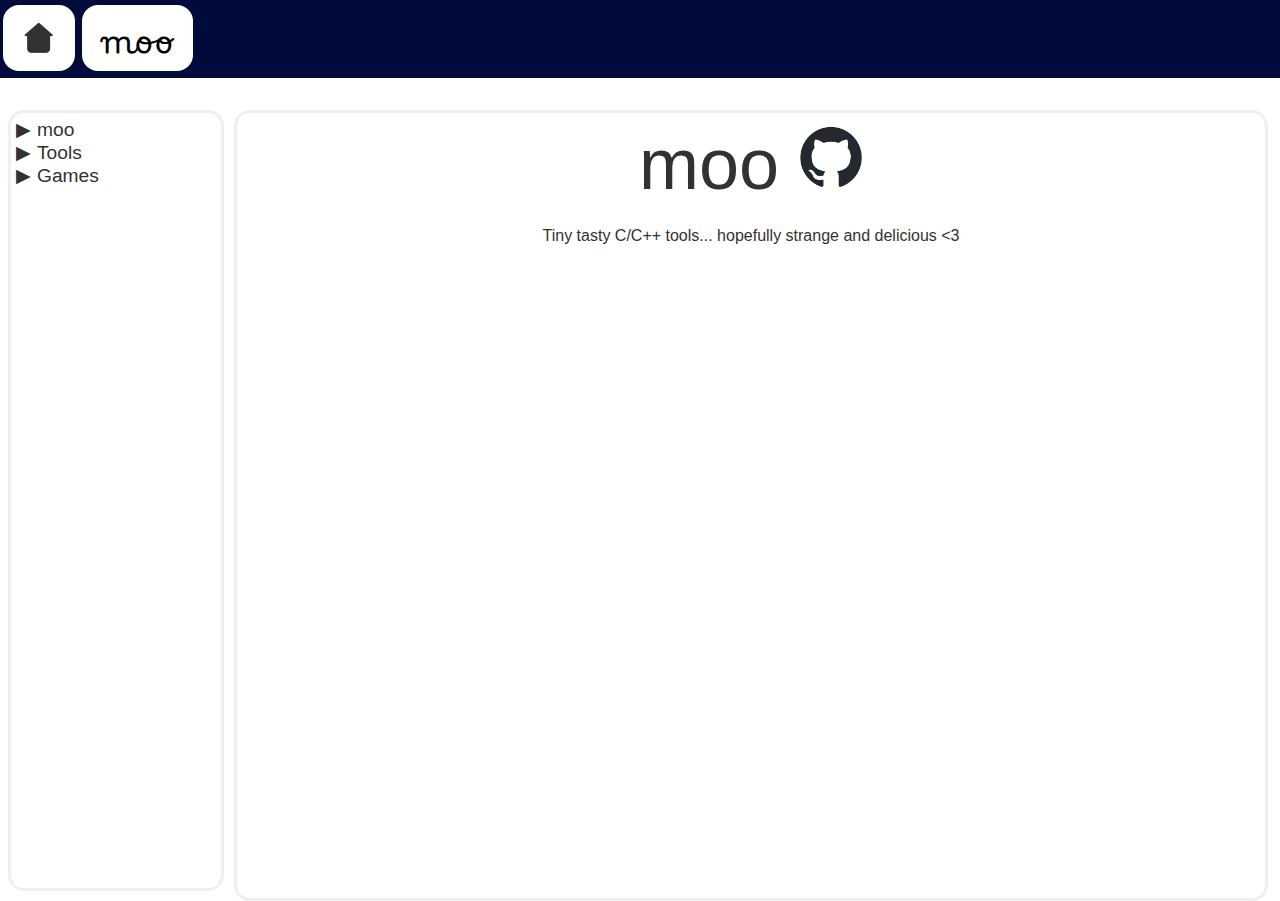
<file: moo/index.html>
<!DOCTYPE html>




<html>

	<head>
		<link rel="stylesheet" href="../styles.css">
		<link rel="preconnect" href="https://fonts.googleapis.com">
		<link rel="preconnect" href="https://fonts.gstatic.com" crossorigin>
		<link href="https://fonts.googleapis.com/css2?family=Playwrite+AR:wght@100..400&display=swap" rel="stylesheet">
	</head>


	<body>

		<div>

			<!-- Banner at the top of the screen... mostly just buttons. -->
			<div class="Banner">
				<a href="../index.html"><button class="button"><img width="32px" height="32px" src="../assets/home.png" alt="home"></button></a>
				<a href="./index.html"><button class="button">moo</button></a>
			</div>


			<div class="Content">

				<!-- Navigation section on the left of the screen... mostly just links. -->
				<div class="Column-Item Nav-Tree">
					<ul id="Nav-UL">
						<li>
							<span class="Nav-Caret">moo</span>
							<ul class="Nested">
								<li><a href="./index.html">moo</a></li>
								<li><a href="./format.html">moo::format</a></li>
							</ul>
						</li>

						<li>
							<span class="Nav-Caret">Tools</span>
							<ul class="Nested">
								<li><a href="https://github.com/ToniaSanzo/Move-TODOBlocks">Move-TODOBlocks</a></li>
								<li><a href="https://github.com/ToniaSanzo/WebP-Convertor">WebP-Convertor</a></li>
								<li><a href="https://github.com/ToniaSanzo/FibonacciHeap">FibonacciHeap</a></li>
							</ul>
						</li>

						<li>
							<span class="Nav-Caret">Games</span>
							<ul class="Nested">
								<li><a href="https://sketburd.itch.io/orbit-simulator">Orbit Simulator</a></li>
								<li><a href="https://store.steampowered.com/app/1543760/Steep_Slopes/">Steep Slopes</a></li>
								<li><a href="https://sketburd.itch.io/spooky-corporate">Spooky Corporate</a></li>
							</ul>
						</li>
					</ul>


					<script>
						var toggler = document.getElementsByClassName("Nav-Caret");
						var i;

						for (i = 0; i < toggler.length; i++) {
							toggler[i].addEventListener("click", function () {
								this.parentElement.querySelector(".Nested").classList.toggle("Active");
								this.classList.toggle("Nav-Caret-Down");
							});
						}
					</script>

				</div>


				<!-- The main section takes up a majority of the web-page. -->
				<div class="Column-Item Main-Section">

					<div class="Title">
						moo <a href="https://github.com/ar13l-x07/moo/blob/main/format/format.h"><img width="64px" height="64px" src="../assets/github-mark.png" alt="github-icon"></a>
					</div>

					<div class="Description">
						Tiny tasty C/C++ tools... hopefully strange and delicious <3
					</div>

				</div>

			</div>

		</div>
		
	</body>
	
</html>
</file>
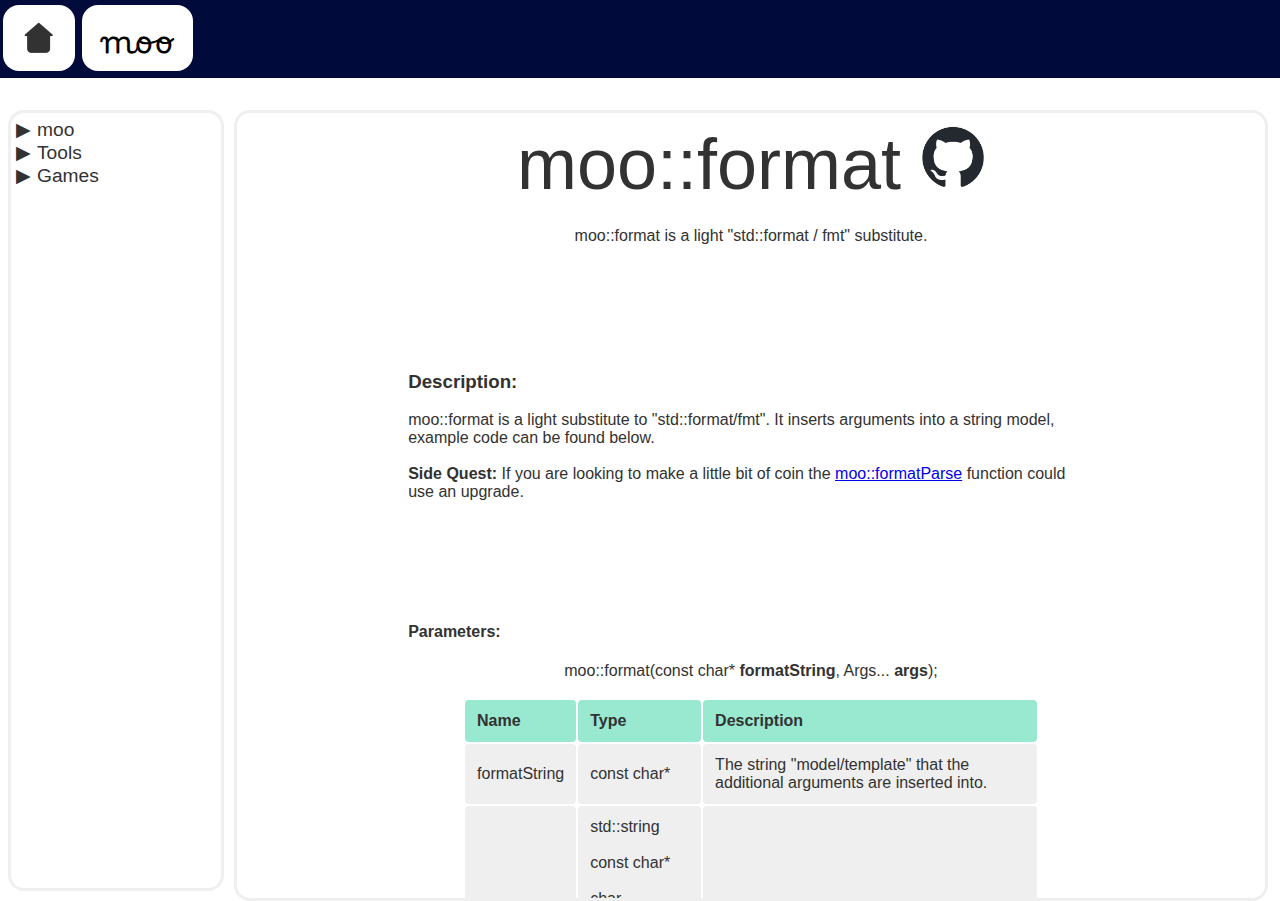
<file: moo/format.html>
<!DOCTYPE html>




<html>




	<head>
		<link rel="stylesheet" href="../styles.css">
		<link rel="preconnect" href="https://fonts.googleapis.com">
		<link rel="preconnect" href="https://fonts.gstatic.com" crossorigin>
		<link href="https://fonts.googleapis.com/css2?family=Playwrite+AR:wght@100..400&display=swap" rel="stylesheet">
	</head>




	<body>

		<div>	
		
		
		
				
			<div class="Banner">		
				<a href="../index.html"><button class="button"><img width="32px" height="32px" src="../assets/home.png" alt="home"></button></a>
				<a href="./index.html"><button class="button">moo</button></a>
			</div>
				
				
				
				
			<div class="Content">

				<!-- Navigation section on the left of the screen... mostly just links. -->
				<div class="Column-Item Nav-Tree">
					<ul id="Nav-UL">
						<li>
							<span class="Nav-Caret">moo</span>
							<ul class="Nested">
								<li><a href="./index.html">moo</a></li>
								<li><a href="./format.html">moo::format</a></li>
							</ul>
						</li>

						<li>
							<span class="Nav-Caret">Tools</span>
							<ul class="Nested">
								<li><a href="https://github.com/ToniaSanzo/Move-TODOBlocks">Move-TODOBlocks</a></li>
								<li><a href="https://github.com/ToniaSanzo/WebP-Convertor">WebP-Convertor</a></li>
								<li><a href="https://github.com/ToniaSanzo/FibonacciHeap">FibonacciHeap</a></li>
							</ul>
						</li>

						<li>
							<span class="Nav-Caret">Games</span>
							<ul class="Nested">
								<li><a href="https://sketburd.itch.io/orbit-simulator">Orbit Simulator</a></li>
								<li><a href="https://store.steampowered.com/app/1543760/Steep_Slopes/">Steep Slopes</a></li>
								<li><a href="https://sketburd.itch.io/spooky-corporate">Spooky Corporate</a></li>
							</ul>
						</li>
					</ul>


					<script>
						var toggler = document.getElementsByClassName("Nav-Caret");
						var i;

						for (i = 0; i < toggler.length; i++) {
							toggler[i].addEventListener("click", function () {
								this.parentElement.querySelector(".Nested").classList.toggle("Active");
								this.classList.toggle("Nav-Caret-Down");
							});
						}
					</script>

				</div>




				<!-- The main section takes up a majority of the web-page. -->
				<div class="Column-Item Main-Section">

					<div class="Title">
						moo::format <a href="https://github.com/ar13l-x07/moo/blob/main/format/format.h"><img width="64px" height="64px" src="../assets/github-mark.png" alt="github-icon"></a>
					</div>

					<div class="Description">

						moo::format is a light "std::format / fmt" substitute.

						<br><br>



					</div>


					<div class="Page-Content">
						<h3>Description: </h3>
						<p margin-bottom="50px">
							moo::format is a light substitute to "std::format/fmt". It inserts arguments into a string model, example code can be found below.

							<br><br>

							<strong>Side Quest:</strong> If you are looking to make a little bit of coin the <a href="https://github.com/ar13l-x07/moo/blob/de88dac58ee52cc650295e2a3cf964fe567d2b89/format/format.h#L73">moo::formatParse</a> function could use an upgrade.
						</p>
					</div>




					<div class="Page-Content">
						<h4>Parameters: </h4>
						<div style="text-align:center;">
							moo::format(const char* <strong>formatString</strong>, Args... <strong>args</strong>);
						</div>

						​<table>
							<tr>
								<th>Name</th>
								<th>Type</th>
								<th>Description</th>
							</tr>

							<tr>
								<td>formatString</td>
								<td>const char*</td>
								<td>The string "model/template" that the additional arguments are inserted into.</td>
							</tr>

							<tr>
								<td>args</td>
								<td>
									std::string <br><br> const char* <br><br> char <br><br> int <br><br> long <br><br> long long <br><br> unsigned <br><br> unsigned long <br><br> unsigned long long <br><br> float <br><br> double <br><br> long double
								</td>
								<td>The values inserted into the the string "model/template".</td>
							</tr>
						</table>
					</div>




					<div class="Page-Content">
						<h4>Example: </h4>
						<div class="Code">
							#include &lt;iostream&gt;
							<mark style="background-color:#98e9d0;border-radius: 4px; font-weight:700;">#include "format.h"</mark>

							int main()
							{
							std::cout << <mark style="background-color:#98e9d0;border-radius: 4px; font-weight:700;">moo::format("{} are ${}", "chocolate bars", 1.25);</mark>
							return 0;
							}

							<mark style="font-weight:700;background-color: #98e9d0; border-radius: 4px;">// Output: chocolate bars are $1.25</mark>
						</div>
					</div>




					<div class="Page-Content">
						<h4>Setup Guide: </h4>
						<ol style="margin-bottom:64px;">
							<li>Download or copy the <a href="https://github.com/ar13l-x07/moo/blob/main/format/format.h">format.h</a> file.</li>
							<li>Add the header file to your project.</li>
							<li>Add your include directive... <mark style="background-color:#98e9d0;border-radius: 4px; font-weight:700;">#include "{filepath}/format.h"</mark>.</li>
							<li>(Optional) Run the unit tests, found at the bottom of the format.h file.</li>
							<li>Profit? <br> </li>
						</ol>

						<video class="Video" controls="controls" autoplay loop muted>
							<source src="../assets/format-example.webm" type="video/webm" />
						</video>
					</div>

				</div>

			</div>
						
	</body>
	
</html>
</file>
<file: styles.css>
/* Banner - displayed at the top of the webpage. */
.Banner {
	position: absolute;
	top: 0;
	left: 0;
	background-color: #000b3b;
	width: 100%;
	height: 78px;
	color: #323232;
}




/* Content - the webpage's body. */
.Content {
	position: absolute;
	top: 110px;
	height: 85%;
	width: 100%;
	font-family: "Poppins", sans-serif;
	color: #323232;
  	font-weight: 500;
  	font-style: normal;
}




/* Nav-Tree - links and stuff on the left-side of the web-page. */
.Nav-Tree {
	font-size: 1.2em;
	float: left;
	width: 200px;
	height: 100%;
	overflow: auto;
	padding: 5px;
	margin-right: 10px;
	border-radius: 16px;
	border: 3px solid #efefef;
}

	/* Remove margins and padding from the parent ul */
	#Nav-UL {
		list-style-type: none;
		margin: 0;
		padding: 0;
	}

		/* Style the caret/arrow */
		.Nav-Caret {
			cursor: pointer;
			user-select: none; /* Prevent text selection */
		}

		/* Create the caret/arrow with a unicode, and style it */
		.Nav-Caret::before {
			content: "\25B6";
			color: #323232;
			display: inline-block;
			margin-right: 6px;
		}

		/* Rotate the caret/arrow icon when clicked on (using JavaScript) */
		.Nav-Caret-Down::before {
			transform: rotate(90deg);
		}

	/* Hide the nested list */
	.Nested {
		list-style-type: none;
		font-size: .8em;
		display: none;
	}

	/* Show the nested list when the user clicks on the caret/arrow (with JavaScript) */
	.Active {
		display: block;
	}




/* Main-Section - the meat and potatoes of the webpage... this is the main part. */
.Main-Section {
	text-align: center;
	float: none;
	margin-right: 20px;
	overflow: auto;
	height: 100%;
	padding: 10px;
	border: 3px solid #efefef;
	border-radius: 16px;
}




.Title {
	text-align: center;
	border: 3px black;
	font-family: "Poppins", sans-serif;
	font-optical-sizing: auto;
	font-weight: 100;
	font-style: normal;
	font-size: 72px;
	margin-bottom: 12px;
}




.Description {
	text-align: center;
	overflow: auto;
	border: 5px;
	padding: 10px;
	margin-bottom: 69px;
}




.Page-Content {
	text-align: left;
	border: 5px;
	padding: 10px;
	margin-left: 15%;
	margin-right: 15%;
	margin-bottom: 64px;
}
/* // // // // // // // // // // // // // // // /*/








/* // // // // // // // // // // // // // // // /*/








/* // // // // // // // // // // // // // // // /*/








/* Video // Video // Video // Video // Video // V*/
.Video {
	margin-left:auto;
	margin-right:auto;
	margin-bottom:64px;
	border-radius: 16px;
	width: 100%;
	max-width: 1080px;
}
/* // // // // // // // // // // // // // // // /*/








/* Code // Code // Code // Code // Code // Code /*/
.Code {
	white-space: pre-wrap;
	background-color: #efefef;
	border: none;
	color: black;
	padding: 13px;
	text-align: left;
	text-decoration: none;
	display: inline-block;
	margin: 2px;
	border-radius: 16px;
	font-family: "Poppins", sans-serif;
	font-weight: 500;
	font-style: normal;
	width: 100%;
	max-width: 1080px;
	margin-left:auto;
	margin-right:auto;
	margin-bottom:64px;
}
/* // // // // // // // // // // // // // // // /*/








/* Button // Button // Button // Button // Button*/
.button {
	background-color: #FFFFFF;
	border: none;
	color: black;
	padding: 0px 20px;
	text-align: center;
	text-decoration: none;
	display: inline-block;
	margin: 5px 0px 0px 3px;
	cursor: pointer;
	border-radius: 16px;
	font-size: 2em;
	font-family: "Playwrite AR", cursive;
	font-weight: 500;
	font-style: normal;
}




.button:hover {
	background-color: #FFFFFF;
	border: none;
	color: black;
	padding: 0px 20px;
	text-align: center;
	text-decoration: none;
	display: inline-block;
	margin: 5px 0px 0px 3px;
	cursor: pointer;
	border-radius: 16px;
	font-size: 2em;
	color: black;
	font-style: bold;
}
/* // // // // // // // // // // // // // // // /*/








/* Table // Table // Table // Table // Table // T*/
table {
	width:84%;
	margin-left:auto;
	margin-right:auto;
}




th {
	background-color:#98e9d0; 
	padding: 12px; 
	border-radius:4px;
}




td {
	background-color:#efefef; 
	padding: 12px; 
	border-radius:4px;
}
/* // // // // // // // // // // // // // // // /*/



.Header-Link:link {
	text-decoration: none;
	color: #323232
}

.Header-Link:visited {
	text-decoration: none;
	color: #696969
}

.Header-Link:hover {
	text-decoration: underline;
}

.Header-Link:active {
	text-decoration: underline;
}


div.scroll-container {
	overflow: auto;
	white-space: nowrap;
	padding: 10px;
}

div.scroll-container img {
	padding: 10px;
}
</file>
